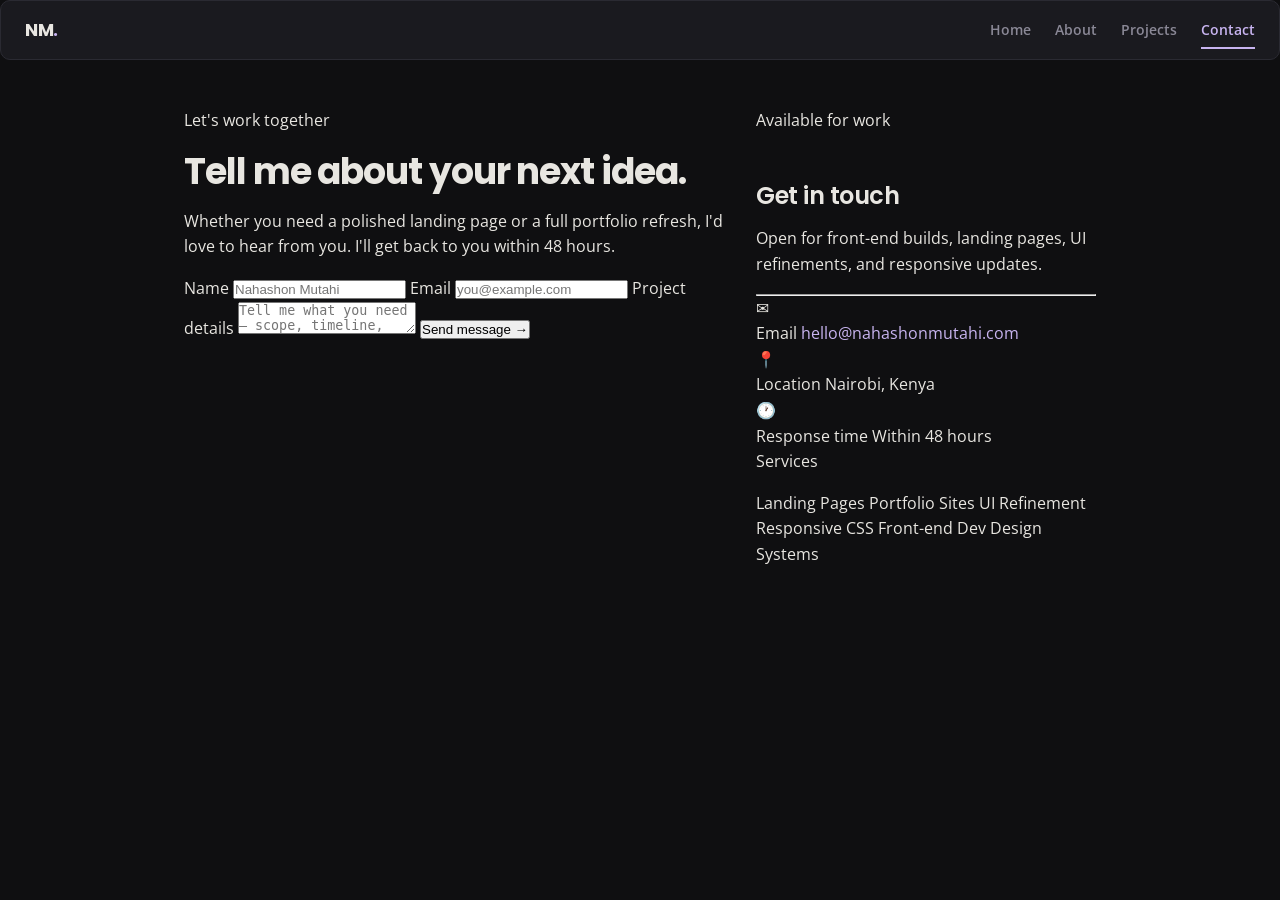
<file: contact.html>
<!DOCTYPE html>
<html lang="en">
<head>
    <meta charset="UTF-8">
    <meta name="viewport" content="width=device-width, initial-scale=1.0">
    <title>Contact | Nahashon Mutahi</title>
    <link rel="stylesheet" href="index.css">
</head>
<body>
    <div class="navbar-demo-wrap">
        <nav class="navbar">
            <a href="#" class="navbar-logo">NM<span>.</span></a>
 
            <button class="navbar-toggle"
                onclick="this.nextElementSibling.classList.toggle('open')"
                aria-label="Toggle menu">
                <span></span><span></span><span></span>
            </button>
 
            <ul class="navbar-links">
                <li><a href="/iyf-s11-week-01-nahashonmutahi95/index.html">Home</a></li>
                <li><a href="about.html">About</a></li>
                <li><a href="/iyf-s11-week-02-nahashonmutahi95/projects.html">Projects</a></li>
                <li><a href="/iyf-s11-week-02-nahashonmutahi95/contact.html" class="active">Contact</a></li>
            </ul>
        </nav>
    </div>
 
    <!-- ── Main ── -->
    <main class="page">
        <section class="contact-shell">
 
            <!-- LEFT — Form -->
            <div class="form-card">
                <p class="eyebrow">Let's work together</p>
                <h1>Tell me about your next idea.</h1>
                <p>Whether you need a polished landing page or a full portfolio refresh, I'd love to hear from you. I'll get back to you within 48 hours.</p>
 
                <form>
                    <label>
                        Name
                        <input type="text" placeholder="Nahashon Mutahi" autocomplete="name">
                    </label>
 
                    <label>
                        Email
                        <input type="email" placeholder="you@example.com" autocomplete="email">
                    </label>
 
                    <label>
                        Project details
                        <textarea placeholder="Tell me what you need — scope, timeline, budget…"></textarea>
                    </label>
 
                    <button class="btn btn-primary" type="submit">
                        Send message &rarr;
                    </button>
                </form>
            </div>
 
            <!-- RIGHT — Info aside -->
            <aside class="contact-card">
 
                <span class="availability-badge">Available for work</span>
 
                <div class="info-panel">
                    <h3>Get in touch</h3>
                    <p>Open for front-end builds, landing pages, UI refinements, and responsive updates.</p>
 
                    <hr class="info-divider">
 
                    <div class="info-row">
                        <span class="info-icon">✉</span>
                        <div class="info-text">
                            <span class="info-label">Email</span>
                            <span class="info-value">
                                <a href="mailto:hello@nahashonmutahi.com">hello@nahashonmutahi.com</a>
                            </span>
                        </div>
                    </div>
 
                    <div class="info-row">
                        <span class="info-icon">📍</span>
                        <div class="info-text">
                            <span class="info-label">Location</span>
                            <span class="info-value">Nairobi, Kenya</span>
                        </div>
                    </div>
 
                    <div class="info-row">
                        <span class="info-icon">🕐</span>
                        <div class="info-text">
                            <span class="info-label">Response time</span>
                            <span class="info-value">Within 48 hours</span>
                        </div>
                    </div>
                </div>
 
                <div class="services-panel">
                    <p class="services-label">Services</p>
                    <div class="services-tags">
                        <span class="service-tag">Landing Pages</span>
                        <span class="service-tag">Portfolio Sites</span>
                        <span class="service-tag">UI Refinement</span>
                        <span class="service-tag">Responsive CSS</span>
                        <span class="service-tag">Front-end Dev</span>
                        <span class="service-tag">Design Systems</span>
                    </div>
                </div>
 
            </aside>
 
        </section>
    </main>
</body>
</html>
</file>
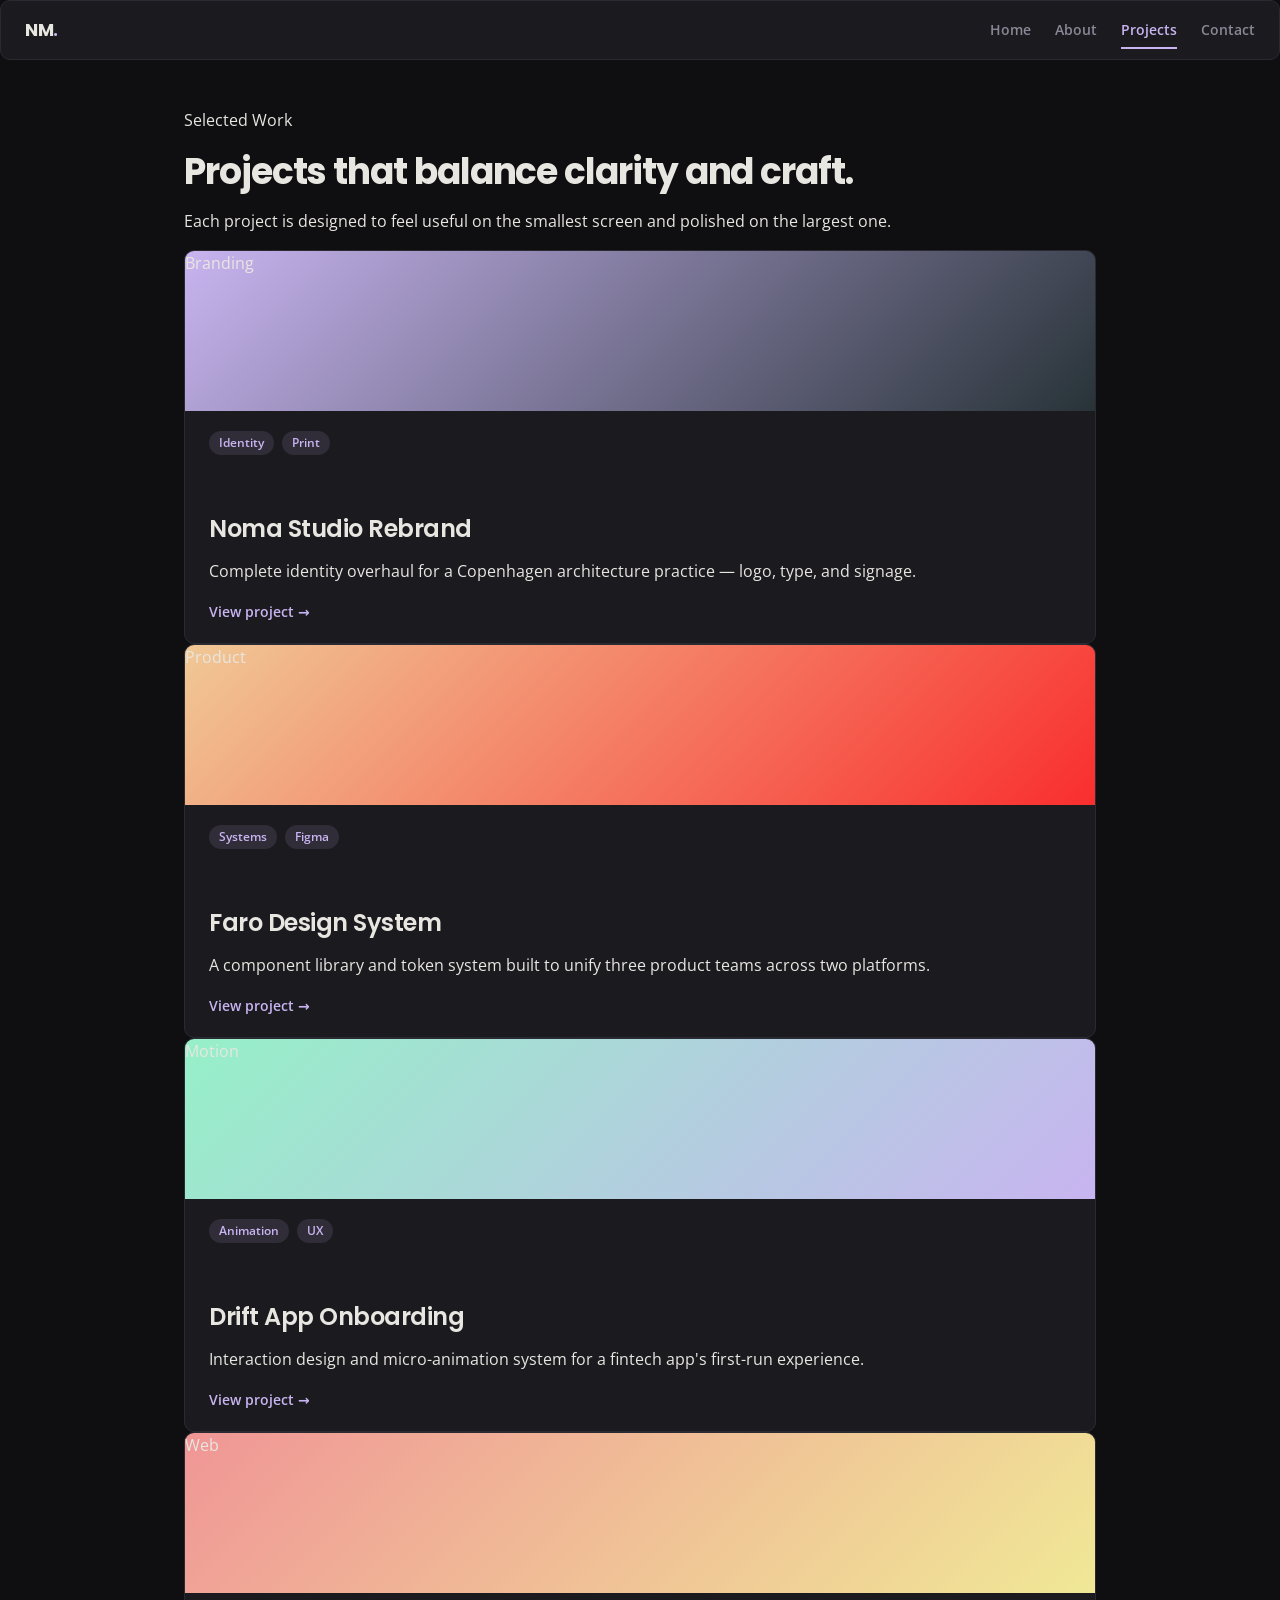
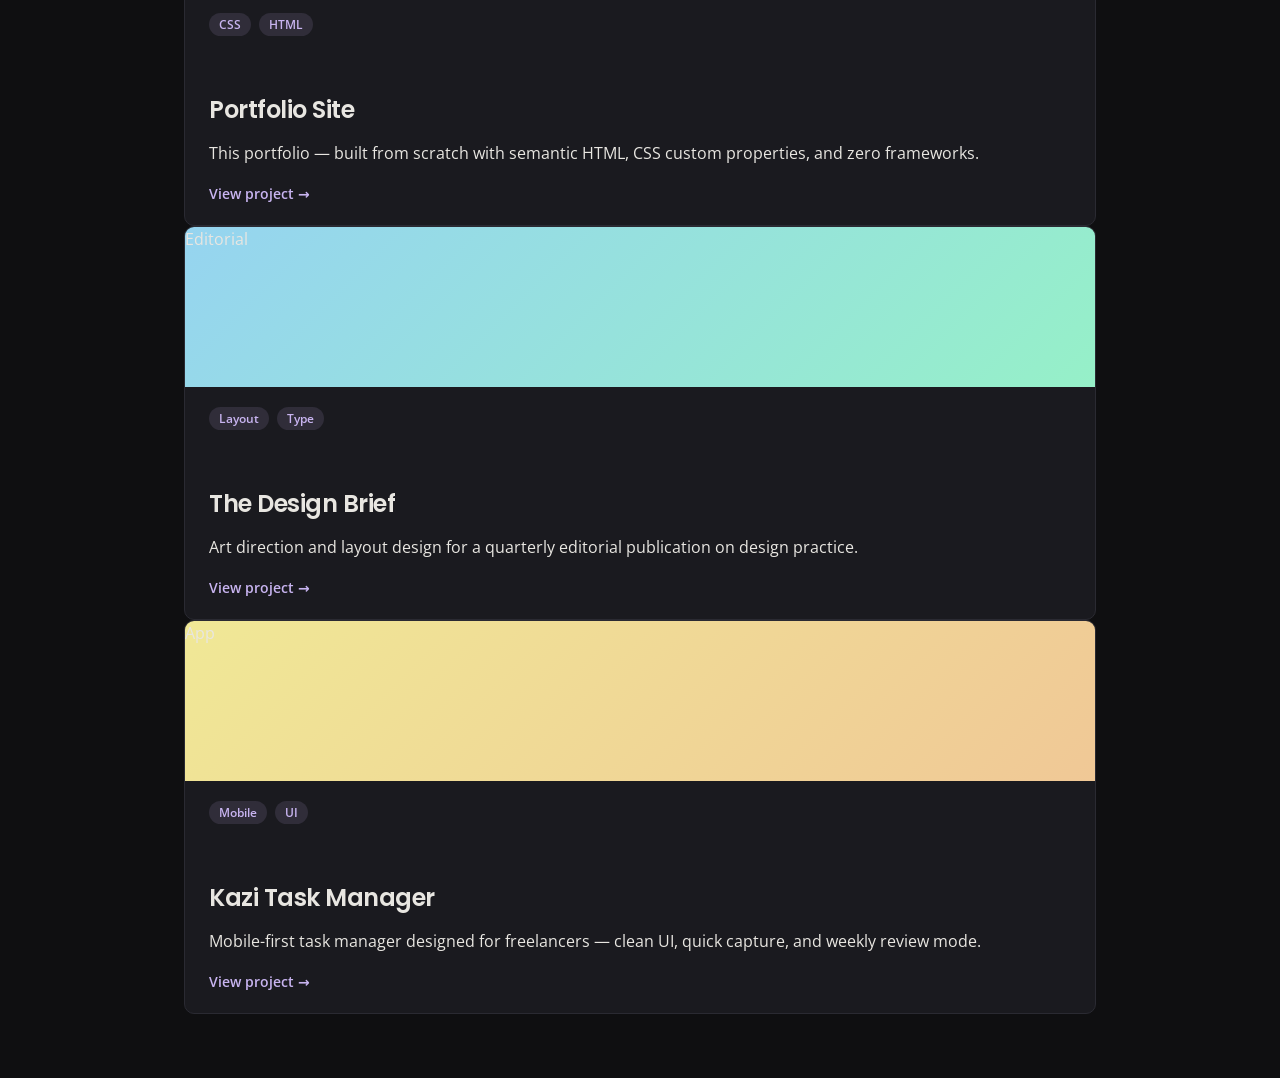
<file: projects.html>
<!DOCTYPE html>
<html lang="en">
<head>
    <meta charset="UTF-8">
    <meta name="viewport" content="width=device-width, initial-scale=1.0">
    <title>Projects | Nahashon Mutahi</title>
    <link rel="stylesheet" href="index.css">
</head>
<body>
   <!-- Navigation -->
    <div class="navbar-demo-wrap">
        <nav class="navbar">
            <a href="#" class="navbar-logo">NM<span>.</span></a>

            <!-- hamburger (mobile only) -->
            <button class="navbar-toggle" onclick="
                this.nextElementSibling.classList.toggle('open')
            " aria-label="Toggle menu">
                <span></span><span></span><span></span>
            </button>

            <ul class="navbar-links">
                <li><a href="/iyf-s11-week-01-nahashonmutahi95/index.html" >Home</a></li>
                <li><a href="about.html">About</a></li>
                <li><a href="projects.html" class="active">Projects</a></li>
                <li><a href="/iyf-s11-week-02-nahashonmutahi95/contact.html">Contact</a></li>
            </ul>
        </nav>
    </div>

    <main class="page">
        <section class="projects-section">
            <div class="section-heading">
                <p class="eyebrow">Selected Work</p>
                <h1>Projects that balance clarity and craft.</h1>
                <p>Each project is designed to feel useful on the smallest screen and polished on the largest one.</p>
            </div>

            <div class="projects-grid">
                <article class="project-card">
                    <div class="project-thumb">Branding</div>
                    <div class="project-body">
                        <div class="project-tags">
                            <span class="project-tag">Identity</span>
                            <span class="project-tag">Print</span>
                        </div>
                        <h3>Noma Studio Rebrand</h3>
                        <p>Complete identity overhaul for a Copenhagen architecture practice — logo, type, and signage.</p>
                        <a class="project-link" href="#">View project →</a>
                    </div>
                </article>

                <article class="project-card">
                    <div class="project-thumb">Product</div>
                    <div class="project-body">
                        <div class="project-tags">
                            <span class="project-tag">Systems</span>
                            <span class="project-tag">Figma</span>
                        </div>
                        <h3>Faro Design System</h3>
                        <p>A component library and token system built to unify three product teams across two platforms.</p>
                        <a class="project-link" href="#">View project →</a>
                    </div>
                </article>

                <article class="project-card">
                    <div class="project-thumb">Motion</div>
                    <div class="project-body">
                        <div class="project-tags">
                            <span class="project-tag">Animation</span>
                            <span class="project-tag">UX</span>
                        </div>
                        <h3>Drift App Onboarding</h3>
                        <p>Interaction design and micro-animation system for a fintech app's first-run experience.</p>
                        <a class="project-link" href="#">View project →</a>
                    </div>
                </article>

                <article class="project-card">
                    <div class="project-thumb">Web</div>
                    <div class="project-body">
                        <div class="project-tags">
                            <span class="project-tag">CSS</span>
                            <span class="project-tag">HTML</span>
                        </div>
                        <h3>Portfolio Site</h3>
                        <p>This portfolio — built from scratch with semantic HTML, CSS custom properties, and zero frameworks.</p>
                        <a class="project-link" href="#">View project →</a>
                    </div>
                </article>

                <article class="project-card">
                    <div class="project-thumb">Editorial</div>
                    <div class="project-body">
                        <div class="project-tags">
                            <span class="project-tag">Layout</span>
                            <span class="project-tag">Type</span>
                        </div>
                        <h3>The Design Brief</h3>
                        <p>Art direction and layout design for a quarterly editorial publication on design practice.</p>
                        <a class="project-link" href="#">View project →</a>
                    </div>
                </article>

                <article class="project-card">
                    <div class="project-thumb">App</div>
                    <div class="project-body">
                        <div class="project-tags">
                            <span class="project-tag">Mobile</span>
                            <span class="project-tag">UI</span>
                        </div>
                        <h3>Kazi Task Manager</h3>
                        <p>Mobile-first task manager designed for freelancers — clean UI, quick capture, and weekly review mode.</p>
                        <a class="project-link" href="#">View project →</a>
                    </div>
                </article>
            </div>
        </section>
    </main>
</body>
</html>
</file>
<file: index.css>
@import url('https://fonts.googleapis.com/css2?family=Poppins:wght@600;700&family=Open+Sans:wght@400;500;600&display=swap');


* {
    margin: 0;
    padding: 0;
    box-sizing: border-box;
}


:root {
    /* Colors */
    --color-bg:           #0f0f11;       /* near-black background */
    --color-surface:      #1a1a1f;       /* card / section surface */
    --color-border:       #2a2a32;       /* subtle dividers */
    --color-text:         #e8e6e1;       /* primary text */
    --color-text-muted:   #8a8896;       /* secondary / caption text */
    --color-accent:       #c8b4f0;       /* lavender accent */
    --color-accent-warm:  #f0c896;       /* warm amber highlight */

    /* Font families */
    --font-display:  'Poppins', system-ui, sans-serif;
    --font-body:     'Open Sans', system-ui, sans-serif;


    --font-xs:    0.75rem;   
    --font-sm:    0.875rem;  
    --font-base:  1rem;       
    --font-lg:    1.125rem;   /* 18px */
    --font-xl:    1.25rem;    /* 20px */
    --font-2xl:   1.5rem;     /* 24px */
    --font-3xl:   1.875rem;   /* 30px */
    --font-4xl:   2.25rem;    /* 36px */
    --font-5xl:   3rem;       
    
    --text-xs:    var(--font-xs);
    --text-sm:    var(--font-sm);
    --text-base:  var(--font-base);
    --text-lg:    var(--font-lg);
    --text-xl:    var(--font-xl);
    --text-2xl:   var(--font-2xl);
    --text-3xl:   var(--font-3xl);
    --text-4xl:   var(--font-4xl);
    --text-5xl:   var(--font-5xl);

    
    --space-1:  0.25rem;
    --space-2:  0.5rem;
    --space-3:  0.75rem;
    --space-4:  1rem;
    --space-6:  1.5rem;
    --space-8:  2rem;
    --space-12: 3rem;
    --space-16: 4rem;
}


   
   
html {
    font-size: 16px;           
    scroll-behavior: smooth;
}

body {
    font-family: var(--font-body);
    font-size: var(--text-base);
    line-height: 1.6;
    color: var(--color-text);
    background-color: var(--color-bg);
    -webkit-font-smoothing: antialiased;
    -moz-osx-font-smoothing: grayscale;
}

p {
    margin-bottom: var(--space-4);
    color: var(--color-text);
}

a {
    color: var(--color-accent);
    text-decoration: none;
    transition: color 0.2s ease;
}

a:hover {
    color: var(--color-accent-warm);
}

/* Muted / caption text */
small,
.text-muted {
    font-size: var(--text-sm);
    color: var(--color-text-muted);
    line-height: 1.5;
}


   
   

/* Shared heading base */
h1, h2, h3, h4 {
    font-family: var(--font-display);
    color: var(--color-text);
    line-height: 1.2;
    letter-spacing: -0.02em;
    margin-top: var(--space-8);
    margin-bottom: var(--space-4);
}


h1 {
    font-size: var(--font-4xl);    
    font-weight: 700;
    letter-spacing: -0.03em;
    margin-top: 0;
}

h2 {
    font-size: var(--font-3xl);    
    font-weight: 700;
    margin-top: var(--space-16);
}


h3 {
    font-size: var(--font-2xl);    
    font-weight: 600;
    margin-top: var(--space-12);
}


h4 {
    font-size: var(--font-xl);     
    font-weight: 600;
    font-family: var(--font-body);
    margin-top: var(--space-8);
}




   
   
.accent        { color: var(--color-accent); }
.accent-warm   { color: var(--color-accent-warm); }
.text-center   { text-align: center; }

.container {
    max-width: 860px;
    margin: 0 auto;
    padding: var(--space-8) var(--space-6);
}


   
@media (max-width: 640px) {
    h1 { font-size: var(--text-4xl); }   
    h2 { font-size: var(--text-3xl); }
    h3 { font-size: var(--text-2xl); }
}   h4 { font-size: var(--text-xl); }


.navbar {
    display: flex;                        
    align-items: center;                  
    justify-content: space-between;       

    background: var(--color-surface);
    border: 1px solid var(--color-border);
    border-radius: 10px;
    padding: 0 var(--space-6);
    height: 60px;
}

.navbar-logo {
    font-family: var(--font-display);
    font-size: var(--font-lg);
    font-weight: 700;
    color: var(--color-text);
    text-decoration: none;
    letter-spacing: -0.02em;
}
.navbar-logo span { color: var(--color-accent); }

/* Link group */
.navbar-links {
    display: flex;                        
    align-items: center;                  
    gap: var(--space-6);                  
    list-style: none;
}

.navbar-links a {
    font-size: var(--font-sm);
    font-weight: 600;
    color: var(--color-text-muted);
    text-decoration: none;
    transition: color 0.2s ease;
    padding: var(--space-2) 0;
    position: relative;
}


.navbar-links a::after {
    content: '';
    position: absolute;
    bottom: -2px;
    left: 0;
    width: 0;
    height: 2px;
    background: var(--color-accent);
    transition: width 0.2s ease;
}
.navbar-links a:hover { color: var(--color-text); }
.navbar-links a:hover::after { width: 100%; }


.navbar-links a.active {
    color: var(--color-accent);
}
.navbar-links a.active::after {
    width: 100%;
}


.navbar-toggle {
    display: none;
    flex-direction: column;
    gap: 5px;
    cursor: pointer;
    background: none;
    border: none;
    padding: 4px;
}
.navbar-toggle span {
    display: block;
    width: 22px;
    height: 2px;
    background: var(--color-text);
    border-radius: 2px;
    transition: opacity 0.2s;
}

@media (max-width: 600px) {
    .navbar-toggle { display: flex; }

    .navbar-links {
        display: none;                    /* hidden by default on mobile */
        position: absolute;
        top: 70px;
        left: var(--space-6);
        right: var(--space-6);
        flex-direction: column;
        align-items: flex-start;
        gap: 0;
        background: var(--color-surface);
        border: 1px solid var(--color-border);
        border-radius: 10px;
        padding: var(--space-4) var(--space-6);
        z-index: 100;
    }

    .navbar-links.open { display: flex; } /* toggled by JS */

    .navbar-links li { width: 100%; }
    .navbar-links a  { display: block; padding: var(--space-3) 0; font-size: var(--font-base); }
}

/* Wrapper needs relative for mobile dropdown */
.navbar-demo-wrap { position: relative; }

/* three card layout */
  .card-row {
    display: flex;                        /* row of cards              */
    gap: var(--space-6);                  /* even gaps between cards   */
    flex-wrap: wrap;                      /* wrap on smaller screens   */
}

.card {
    flex: 1 1 240px;                      /* grow / shrink / min-width
                                                → equal widths by default
                                                → wraps below ~240px      */
    display: flex;
    flex-direction: column;               /* stack card contents       */

    background: var(--color-surface);
    border: 1px solid var(--color-border);
    border-radius: 10px;
    overflow: hidden;
}

.card-image {
    height: 140px;
    background: linear-gradient(135deg, #c8b4f0 0%, #f0c896 100%);
    flex-shrink: 0;
}
.card:nth-child(2) .card-image {
    background: linear-gradient(135deg, #f0c896 0%, #f09696 100%);
}
.card:nth-child(3) .card-image {
    background: linear-gradient(135deg, #96d4f0 0%, #c8b4f0 100%);
}

.card-body {
    display: flex;
    flex-direction: column;
    flex: 1;                              /* fill remaining height     */
    padding: var(--space-6);
}

.card-tag {
    font-size: var(--font-xs);
    font-weight: 600;
    letter-spacing: 0.1em;
    text-transform: uppercase;
    color: var(--color-accent);
    margin-bottom: var(--space-2);
}

.card-title {
    font-family: var(--font-display);
    font-size: var(--font-lg);
    font-weight: 600;
    color: var(--color-text);
    margin-bottom: var(--space-3);
    line-height: 1.3;
}

.card-desc {
    font-size: var(--font-sm);
    color: var(--color-text-muted);
    line-height: 1.6;
    flex: 1;                              
    margin-bottom: var(--space-6);
}

.card-btn {
    display: block;
    text-align: center;
    padding: var(--space-3) var(--space-4);
    background: transparent;
    border: 1px solid var(--color-border);
    border-radius: 6px;
    font-size: var(--font-sm);
    font-weight: 600;
    color: var(--color-text);
    cursor: pointer;
    transition: border-color 0.2s, color 0.2s;
    text-decoration: none;
}
.card-btn:hover {
    border-color: var(--color-accent);
    color: var(--color-accent);
}

/* card grid layout */
.gallery-grid {
    display: grid;
    grid-template-columns: repeat(3, 1fr);  
    gap: var(--space-3);                     
}

.gallery-item {
    overflow: hidden;
    border-radius: 8px;
    position: relative;
    cursor: pointer;
}

.gallery-item:nth-child(1)  { background: linear-gradient(135deg, #c8b4f0, #96d4f0); }
.gallery-item:nth-child(2)  { background: linear-gradient(135deg, #f0c896, #f09696); }
.gallery-item:nth-child(3)  { background: linear-gradient(135deg, #96f0c8, #96d4f0); }
.gallery-item:nth-child(4)  { background: linear-gradient(135deg, #f09696, #c8b4f0); }
.gallery-item:nth-child(5)  { background: linear-gradient(135deg, #f0e896, #96f0c8); }
.gallery-item:nth-child(6)  { background: linear-gradient(135deg, #96d4f0, #f0c896); }

/* Number label centred in each cell */
.gallery-item::after {
    content: attr(data-num);
    position: absolute;
    inset: 0;
    display: flex;
    align-items: center;
    justify-content: center;
    font-family: var(--font-display);
    font-size: var(--font-2xl);
    font-weight: 700;
    color: rgba(15,15,17,0.35);
}

.gallery-item::before {
    content: '';
    position: absolute;
    inset: 0;
    background: rgba(200,180,240,0.15);
    opacity: 0;
    transition: opacity 0.2s;
    z-index: 1;
}
.gallery-item:hover::before { opacity: 1; }

@media (max-width: 600px) {
    .gallery-grid { grid-template-columns: repeat(2, 1fr); }
}
@media (max-width: 380px) {
    .gallery-grid { grid-template-columns: 1fr; }
}

 
.projects-grid {
    display: grid;
     mobile — zero 
    

}

.project-card {
    background: var(--color-surface);
    border: 1px solid var(--color-border);
    border-radius: 10px;
    overflow: hidden;
    display: flex;
    flex-direction: column;
    transition: border-color 0.2s, transform 0.2s;
}
.project-card:hover {
    border-color: var(--color-accent);
    transform: translateY(-3px);
}

.project-thumb {
    height: 160px;
    position: relative;
    overflow: hidden;
}
.project-card:nth-child(1) .project-thumb { background: linear-gradient(135deg, #c8b4f0, #283338); }
.project-card:nth-child(2) .project-thumb { background: linear-gradient(135deg, #f0c896, #f92e2e); }
.project-card:nth-child(3) .project-thumb { background: linear-gradient(135deg, #96f0c8, #c8b4f0); }
.project-card:nth-child(4) .project-thumb { background: linear-gradient(135deg, #f09696, #f0e896); }
.project-card:nth-child(5) .project-thumb { background: linear-gradient(135deg, #96d4f0, #96f0c8); }
.project-card:nth-child(6) .project-thumb { background: linear-gradient(135deg, #f0e896, #f0c896); }

.project-thumb-label {
    position: absolute;
    bottom: var(--space-3);
    left: var(--space-4);
    font-size: var(--font-xs);
    font-weight: 600;
    letter-spacing: 0.08em;
    text-transform: uppercase;
    color: rgba(15,15,17,0.5);
}

.project-body {
    padding: var(--space-5, 1.25rem) var(--space-6);
    display: flex;
    flex-direction: column;
    flex: 1;
}

.project-tags {
    display: flex;
    flex-wrap: wrap;
    gap: var(--space-2);
    margin-bottom: var(--space-3);
}
.project-tag {
    font-size: var(--font-xs);
    font-weight: 600;
    padding: 2px 10px;
    border-radius: 20px;
    background: rgba(200,180,240,0.12);
    color: var(--color-accent);
}

.project-title {
    font-family: var(--font-display);
    font-size: var(--font-lg);
    font-weight: 600;
    color: var(--color-text);
    margin-bottom: var(--space-2);
    line-height: 1.3;
}

.project-desc {
    font-size: var(--font-sm);
    color: var(--color-text-muted);
    line-height: 1.6;
    flex: 1;
    margin-bottom: var(--space-4);
}

.project-link {
    font-size: var(--font-sm);
    font-weight: 600;
    color: var(--color-accent);
    text-decoration: none;
    display: flex;
    align-items: center;
    gap: var(--space-2);
    transition: gap 0.2s;
}
.project-link:hover { gap: var(--space-3); color: var(--color-accent-warm); }

    
        .page {
            max-width: 960px;
            margin: 0 auto;
            padding: var(--space-12) var(--space-6) var(--space-16);
        }
 
        /* Two-column shell: form left, aside right */
        .contact-shell {
            display: grid;
            grid-template-columns: 1fr 340px;
            gap: var(--space-8);
            align-items: start;
        }
 
        @media (max-width: 760px) {
            .contact-shell {
                grid-template-columns: 1fr;
            
            .contact-card { order: -1; }
        }
 
 
        
           FORM CARD  (left column)
    
        .form-card {
            background: var(--color-surface);
            border: 1px solid var(--color-border);
            border-radius: 14px;
            padding: var(--space-12) var(--space-8);
        }
 
        
        .eyebrow {
            font-size: var(--font-xs);
            font-weight: 700;
            letter-spacing: 0.12em;
            text-transform: uppercase;
            color: var(--color-accent);
            margin-bottom: var(--space-3);
        }
 
       
        .form-card h1 {
            font-size: var(--font-4xl);
            margin-top: 0;
            margin-bottom: var(--space-3);
            line-height: 1.15;
        }
 
        .form-card > p {
            font-size: var(--font-sm);
            color: var(--color-text-muted);
            margin-bottom: var(--space-8);
            line-height: 1.7;
        }
 
        form {
            display: flex;
            flex-direction: column;
            gap: var(--space-6);
        }
 
        label {
            display: flex;
            flex-direction: column;
            gap: var(--space-2);
            font-size: var(--font-sm);
            font-weight: 600;
            color: var(--color-text);
        }
 
        input,
        textarea {
            font-family: var(--font-body);
            font-size: var(--font-base);
            color: var(--color-text);
            background: var(--color-bg);
            border: 1px solid var(--color-border);
            border-radius: 8px;
            padding: var(--space-3) var(--space-4);
            outline: none;
            transition: border-color 0.2s, box-shadow 0.2s;
            width: 100%;
        }
 
        input::placeholder,
        textarea::placeholder {
            color: var(--color-text-muted);
        }
 
        input:focus,
        textarea:focus {
            border-color: var(--color-accent);
            box-shadow: 0 0 0 3px rgba(200, 180, 240, 0.15);
        }
 
        textarea {
            min-height: 140px;
            resize: vertical;
            line-height: 1.6;
        }
 
        .btn-primary {
            display: inline-flex;
            align-items: center;
            justify-content: center;
            gap: var(--space-2);
            font-family: var(--font-body);
            font-size: var(--font-sm);
            font-weight: 700;
            color: #0f0f11;
            background: var(--color-accent);
            border: none;
            border-radius: 8px;
            padding: var(--space-4) var(--space-8);
            cursor: pointer;
            transition: background 0.2s, transform 0.15s;
            align-self: flex-start;
        }
        .btn-primary:hover {
            background: var(--color-accent-warm);
            transform: translateY(-1px);
        }
        .btn-primary:active {
            transform: translateY(0);
        }
 
 
    
           
    
        .contact-card {
            display: flex;
            flex-direction: column;
            gap: var(--space-6);
            position: sticky;
            top: var(--space-8);
        }
 
        .availability-badge {
            display: inline-flex;
            align-items: center;
            gap: var(--space-2);
            font-size: var(--font-xs);
            font-weight: 700;
            color: #86efac;
            background: rgba(134, 239, 172, 0.1);
            border: 1px solid rgba(134, 239, 172, 0.25);
            border-radius: 20px;
            padding: var(--space-1) var(--space-3);
            width: fit-content;
        }
        .availability-badge::before {
            content: '';
            width: 7px; height: 7px;
            background: #86efac;
            border-radius: 50%;
            animation: pulse 2s infinite;
        }
        @keyframes pulse {
            0%, 100% { opacity: 1; }
            50%       { opacity: 0.4; }
        }
 
        .info-panel {
            background: var(--color-surface);
            border: 1px solid var(--color-border);
            border-radius: 12px;
            padding: var(--space-6);
        }
 
        .info-panel h3 {
            font-size: var(--font-lg);
            font-weight: 700;
            color: var(--color-text);
            margin: 0 0 var(--space-3);
        }
 
        .info-panel > p {
            font-size: var(--font-sm);
            color: var(--color-text-muted);
            line-height: 1.7;
            margin-bottom: var(--space-6);
        }
 
        .info-divider {
            border: none;
            border-top: 1px solid var(--color-border);
            margin: 0 0 var(--space-6);
        }
 
        .info-row {
            display: flex;
            align-items: flex-start;
            gap: var(--space-3);
            margin-bottom: var(--space-4);
        }
        .info-row:last-child { margin-bottom: 0; }
 
        .info-icon {
            font-size: var(--font-base);
            width: 20px;
            flex-shrink: 0;
            margin-top: 2px;
        }
 
        .info-text {
            display: flex;
            flex-direction: column;
            gap: 2px;
        }
        .info-label {
            font-size: var(--font-xs);
            font-weight: 700;
            letter-spacing: 0.06em;
            text-transform: uppercase;
            color: var(--color-text-muted);
        }
        .info-value {
            font-size: var(--font-sm);
            color: var(--color-text);
        }
        .info-value a {
            color: var(--color-accent);
            text-decoration: none;
        }
        .info-value a:hover { color: var(--color-accent-warm); }
 
        .services-panel {
            background: var(--color-surface);
            border: 1px solid var(--color-border);
            border-radius: 12px;
            padding: var(--space-6);
        }
        .services-label {
            font-size: var(--font-xs);
            font-weight: 700;
            letter-spacing: 0.1em;
            text-transform: uppercase;
            color: var(--color-text-muted);
            margin-bottom: var(--space-4);
        }
        .services-tags {
            display: flex;
            flex-wrap: wrap;
            gap: var(--space-2);
        }
        .service-tag {
            font-size: var(--font-xs);
            font-weight: 600;
            color: var(--color-accent);
            background: rgba(200, 180, 240, 0.1);
            border: 1px solid rgba(200, 180, 240, 0.2);
            border-radius: 20px;
            padding: var(--space-1) var(--space-3);
        }




 .site-footer {
    background: var(--color-surface);
    border: 1px solid var(--color-border);
    border-radius: 12px;
    overflow: hidden;
}

.footer-top {
    display: flex;                        
    gap: var(--space-8);                  
    flex-wrap: wrap;                      
    padding: var(--space-12) var(--space-8);
}

.footer-col {
    flex: 1 1 180px;                      
}

.footer-col-title {
    font-family: var(--font-display);
    font-size: var(--font-base);
    font-weight: 700;
    color: var(--color-text);
    margin-bottom: var(--space-4);
}

.footer-col p {
    font-size: var(--font-sm);
    color: var(--color-text-muted);
    line-height: 1.7;
    margin-bottom: 0;
}

.footer-links {
    list-style: none;
    display: flex;
    flex-direction: column;              
    gap: var(--space-3);
}

.footer-links a {
    font-size: var(--font-sm);
    color: var(--color-text-muted);
    text-decoration: none;
    transition: color 0.2s;
}
.footer-links a:hover { color: var(--color-accent); }

.footer-contact-item {
    display: flex;
    align-items: flex-start;
    gap: var(--space-3);
    margin-bottom: var(--space-3);
}
.footer-contact-icon {
    font-size: var(--font-sm);
    color: var(--color-accent);
    width: 16px;
    flex-shrink: 0;
    margin-top: 2px;
}
.footer-contact-text {
    font-size: var(--font-sm);
    color: var(--color-text-muted);
}


.footer-divider {
    border: none;
    border-top: 1px solid var(--color-border);
    margin: 0;
}

.footer-bottom {
    display: flex;
    justify-content: center;              
    align-items: center;
    padding: var(--space-4) var(--space-8);
}

.footer-copy {
    font-size: var(--font-xs);
    color: var(--color-text-muted);
    margin: 0;
    text-align: center;
}
.footer-copy span { color: var(--color-accent); }
</file>
